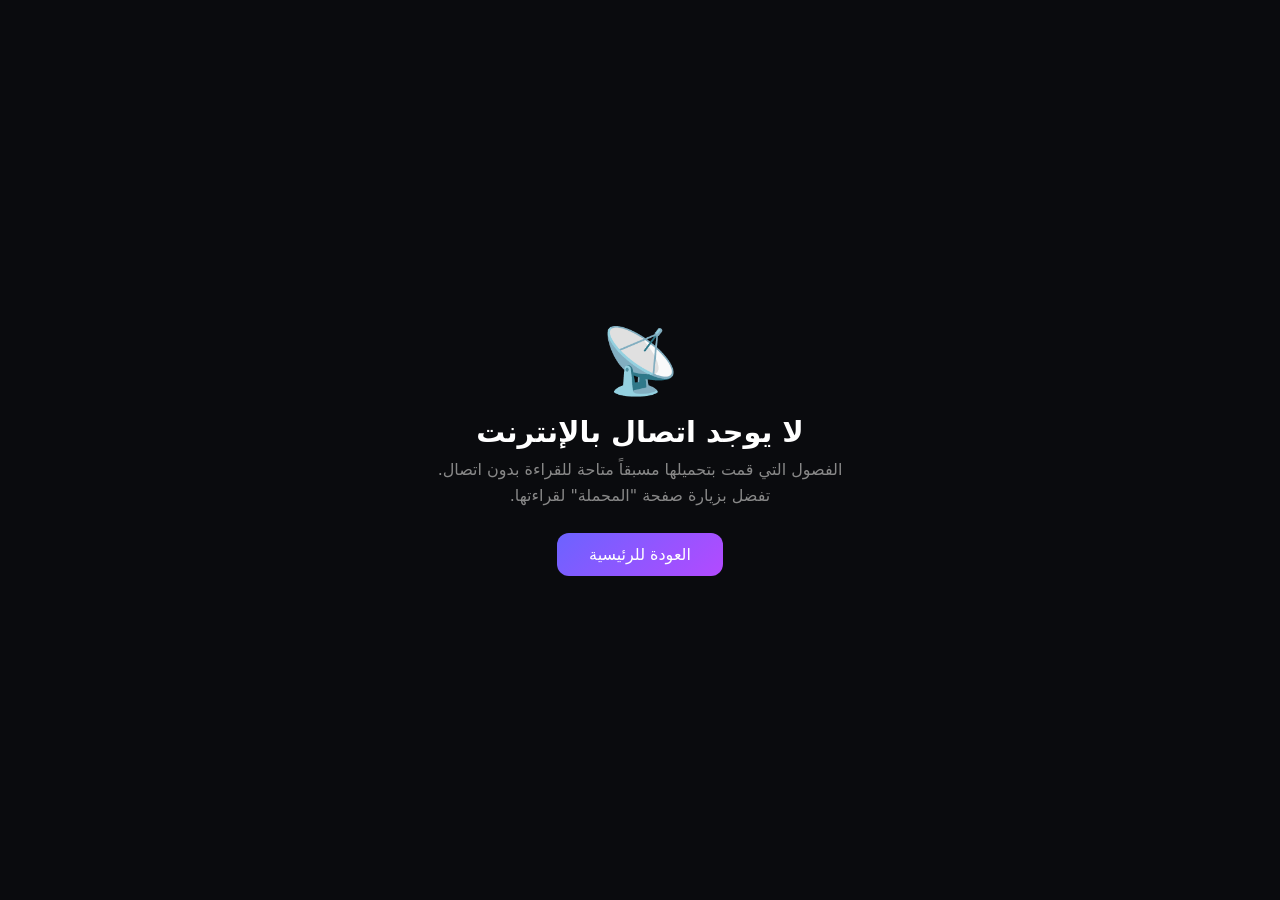
<file: offline.html>
<!DOCTYPE html>
<html lang="ar" dir="rtl">
<head>
    <meta charset="UTF-8">
    <meta name="viewport" content="width=device-width, initial-scale=1.0">
    <title>KAIRO - غير متصل</title>
    <style>
        * { margin: 0; padding: 0; box-sizing: border-box; }
        body {
            background: #0a0b0e;
            color: #e0e0e0;
            font-family: system-ui, sans-serif;
            display: flex;
            align-items: center;
            justify-content: center;
            min-height: 100vh;
            direction: rtl;
        }
        .offline-container { text-align: center; padding: 2rem; }
        .offline-icon { font-size: 4rem; margin-bottom: 1rem; }
        h1 { font-size: 1.8rem; margin-bottom: 0.5rem; color: #fff; }
        p { color: #888; margin-bottom: 1.5rem; line-height: 1.6; }
        .btn {
            display: inline-block;
            padding: 12px 32px;
            background: linear-gradient(135deg, #6c63ff, #b34aff);
            color: #fff;
            border: none;
            border-radius: 12px;
            font-size: 1rem;
            cursor: pointer;
            text-decoration: none;
        }
        .btn:hover { opacity: 0.9; }
    </style>
</head>
<body>
    <div class="offline-container">
        <div class="offline-icon">📡</div>
        <h1>لا يوجد اتصال بالإنترنت</h1>
        <p>الفصول التي قمت بتحميلها مسبقاً متاحة للقراءة بدون اتصال.<br>تفضل بزيارة صفحة "المحملة" لقراءتها.</p>
        <a href="/" class="btn">العودة للرئيسية</a>
    </div>
</body>
</html>
</file>
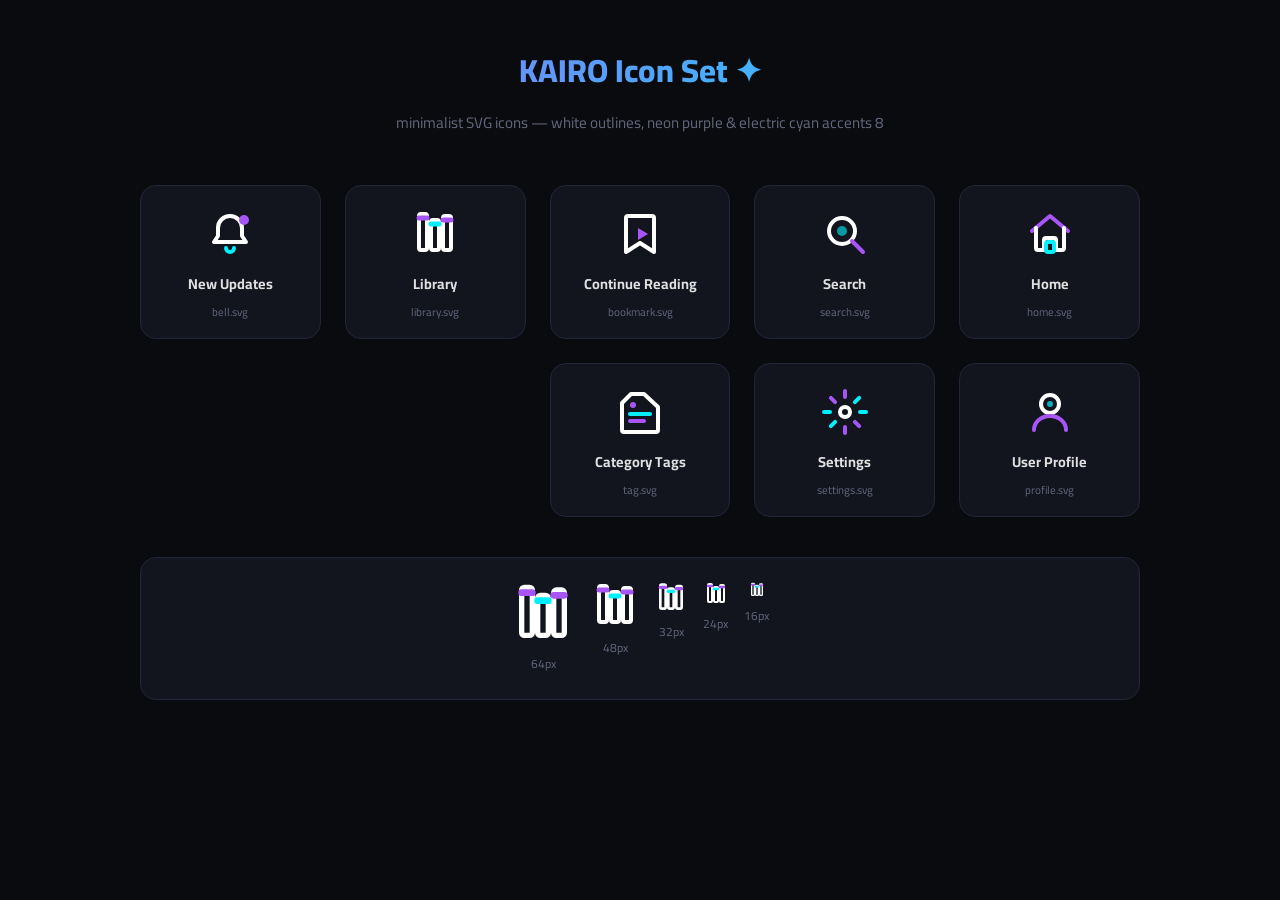
<file: icons/preview.html>
<!DOCTYPE html>
<html lang="ar" dir="rtl">
<head>
<meta charset="UTF-8">
<meta name="viewport" content="width=device-width, initial-scale=1.0">
<title>KAIRO Icon Set</title>
<link rel="preconnect" href="https://fonts.googleapis.com">
<link href="https://fonts.googleapis.com/css2?family=Cairo:wght@400;600;700;800&display=swap" rel="stylesheet">
<style>
  * { margin: 0; padding: 0; box-sizing: border-box; }
  body {
    background: #0a0b0e;
    color: #e0e0e0;
    font-family: 'Cairo', sans-serif;
    padding: 40px;
  }
  h1 {
    text-align: center;
    font-size: 2rem;
    font-weight: 800;
    margin-bottom: 8px;
    background: linear-gradient(135deg, #a855f7, #00f0ff);
    -webkit-background-clip: text;
    -webkit-text-fill-color: transparent;
    background-clip: text;
  }
  .subtitle {
    text-align: center;
    color: #62667d;
    margin-bottom: 48px;
    font-size: 0.95rem;
  }
  .grid {
    display: grid;
    grid-template-columns: repeat(auto-fill, minmax(160px, 1fr));
    gap: 24px;
    max-width: 1000px;
    margin: 0 auto;
  }
  .card {
    background: #12141e;
    border: 1px solid #222638;
    border-radius: 16px;
    padding: 24px 16px 16px;
    text-align: center;
    transition: 0.2s ease;
  }
  .card:hover {
    border-color: #a855f7;
    box-shadow: 0 0 20px rgba(168,85,247,0.1);
  }
  .card .icon {
    display: flex;
    align-items: center;
    justify-content: center;
    margin-bottom: 12px;
  }
  .card .icon svg { width: 48px; height: 48px; }
  .card .name { font-weight: 700; font-size: 0.9rem; }
  .card .file { font-size: 0.7rem; color: #62667d; margin-top: 4px; }
  .sizes {
    display: flex;
    justify-content: center;
    gap: 16px;
    margin-top: 40px;
    padding: 24px;
    background: #12141e;
    border: 1px solid #222638;
    border-radius: 16px;
    max-width: 1000px;
    margin-left: auto;
    margin-right: auto;
  }
  .sizes .col { text-align: center; }
  .sizes .col span { display: block; font-size: 0.75rem; color: #62667d; margin-top: 6px; }
  .sizes svg { display: block; margin: 0 auto; }
</style>
</head>
<body>
  <h1>✦ KAIRO Icon Set</h1>
  <p class="subtitle">8 minimalist SVG icons — white outlines, neon purple &amp; electric cyan accents</p>

  <div class="grid">
    <div class="card">
      <div class="icon"><svg viewBox="0 0 24 24" fill="none" stroke="white" stroke-width="2" stroke-linecap="round" stroke-linejoin="round"><path d="M3 10.5L12 3l9 7.5" stroke="#a855f7"/><path d="M5 9v10a1 1 0 001 1h3v-5a1 1 0 011-1h4a1 1 0 011 1v5h3a1 1 0 001-1V9"/><rect x="10" y="16" width="4" height="5" rx="1" stroke="#00f0ff"/></svg></div>
      <div class="name">Home</div>
      <div class="file">home.svg</div>
    </div>
    <div class="card">
      <div class="icon"><svg viewBox="0 0 24 24" fill="none" stroke="white" stroke-width="2" stroke-linecap="round" stroke-linejoin="round"><circle cx="10.5" cy="10.5" r="6.5"/><path d="M15.5 15.5L21 21" stroke="#a855f7"/><circle cx="10.5" cy="10.5" r="2.5" fill="#00f0ff" stroke="none" opacity="0.6"/></svg></div>
      <div class="name">Search</div>
      <div class="file">search.svg</div>
    </div>
    <div class="card">
      <div class="icon"><svg viewBox="0 0 24 24" fill="none" stroke="white" stroke-width="2" stroke-linecap="round" stroke-linejoin="round"><path d="M6 3h12a1 1 0 011 1v17l-7-4.5L5 21V4a1 1 0 011-1z"/><polygon points="11,9 16,12 11,15" fill="#a855f7" stroke="none"/></svg></div>
      <div class="name">Continue Reading</div>
      <div class="file">bookmark.svg</div>
    </div>
    <div class="card">
      <div class="icon"><svg viewBox="0 0 24 24" fill="none" stroke="white" stroke-width="2" stroke-linecap="round" stroke-linejoin="round"><rect x="4" y="2" width="4" height="18" rx="1"/><rect x="10" y="5" width="4" height="15" rx="1"/><rect x="16" y="3" width="4" height="17" rx="1"/><line x1="4" y1="4" x2="8" y2="4" stroke="#a855f7" stroke-width="2.5"/><line x1="10" y1="7" x2="14" y2="7" stroke="#00f0ff" stroke-width="2.5"/><line x1="16" y1="5" x2="20" y2="5" stroke="#a855f7" stroke-width="2.5"/></svg></div>
      <div class="name">Library</div>
      <div class="file">library.svg</div>
    </div>
    <div class="card">
      <div class="icon"><svg viewBox="0 0 24 24" fill="none" stroke="white" stroke-width="2" stroke-linecap="round" stroke-linejoin="round"><path d="M18 9a6 6 0 00-12 0v4l-2 3h16l-2-3V9z"/><path d="M10 19a2 2 0 104 0" stroke="#00f0ff"/><circle cx="19" cy="5" r="2.5" fill="#a855f7" stroke="none"/></svg></div>
      <div class="name">New Updates</div>
      <div class="file">bell.svg</div>
    </div>
    <div class="card">
      <div class="icon"><svg viewBox="0 0 24 24" fill="none" stroke="white" stroke-width="2" stroke-linecap="round" stroke-linejoin="round"><circle cx="12" cy="8" r="4.5"/><path d="M4 21c0-4 3.6-7 8-7s8 3 8 7" stroke="#a855f7"/><circle cx="12" cy="8" r="1.5" fill="#00f0ff" stroke="none" opacity="0.7"/></svg></div>
      <div class="name">User Profile</div>
      <div class="file">profile.svg</div>
    </div>
    <div class="card">
      <div class="icon"><svg viewBox="0 0 24 24" fill="none" stroke="white" stroke-width="2" stroke-linecap="round" stroke-linejoin="round"><circle cx="12" cy="12" r="2.5"/><path d="M12 1.5v3" stroke="#a855f7"/><path d="M12 19.5v3" stroke="#a855f7"/><path d="M1.5 12h3" stroke="#00f0ff"/><path d="M19.5 12h3" stroke="#00f0ff"/><path d="M4.93 4.93l2.12 2.12" stroke="#a855f7"/><path d="M16.95 16.95l2.12 2.12" stroke="#a855f7"/><path d="M4.93 19.07l2.12-2.12" stroke="#00f0ff"/><path d="M16.95 7.05l2.12-2.12" stroke="#00f0ff"/></svg></div>
      <div class="name">Settings</div>
      <div class="file">settings.svg</div>
    </div>
    <div class="card">
      <div class="icon"><svg viewBox="0 0 24 24" fill="none" stroke="white" stroke-width="2" stroke-linecap="round" stroke-linejoin="round"><path d="M3 7.5L7.5 3h6.5L21 9.5V21a1 1 0 01-1 1H4a1 1 0 01-1-1V7.5z"/><circle cx="8.5" cy="8.5" r="1.5" fill="#a855f7" stroke="none"/><path d="M7 13h10" stroke="#00f0ff"/><path d="M7 16.5h7" stroke="#a855f7"/></svg></div>
      <div class="name">Category Tags</div>
      <div class="file">tag.svg</div>
    </div>
  </div>

  <div class="sizes">
    <div class="col">
      <svg width="16" height="16" viewBox="0 0 24 24" fill="none" stroke="white" stroke-width="2" stroke-linecap="round" stroke-linejoin="round"><rect x="4" y="2" width="4" height="18" rx="1"/><rect x="10" y="5" width="4" height="15" rx="1"/><rect x="16" y="3" width="4" height="17" rx="1"/><line x1="4" y1="4" x2="8" y2="4" stroke="#a855f7" stroke-width="2.5"/><line x1="10" y1="7" x2="14" y2="7" stroke="#00f0ff" stroke-width="2.5"/><line x1="16" y1="5" x2="20" y2="5" stroke="#a855f7" stroke-width="2.5"/></svg>
      <span>16px</span>
    </div>
    <div class="col">
      <svg width="24" height="24" viewBox="0 0 24 24" fill="none" stroke="white" stroke-width="2" stroke-linecap="round" stroke-linejoin="round"><rect x="4" y="2" width="4" height="18" rx="1"/><rect x="10" y="5" width="4" height="15" rx="1"/><rect x="16" y="3" width="4" height="17" rx="1"/><line x1="4" y1="4" x2="8" y2="4" stroke="#a855f7" stroke-width="2.5"/><line x1="10" y1="7" x2="14" y2="7" stroke="#00f0ff" stroke-width="2.5"/><line x1="16" y1="5" x2="20" y2="5" stroke="#a855f7" stroke-width="2.5"/></svg>
      <span>24px</span>
    </div>
    <div class="col">
      <svg width="32" height="32" viewBox="0 0 24 24" fill="none" stroke="white" stroke-width="2" stroke-linecap="round" stroke-linejoin="round"><rect x="4" y="2" width="4" height="18" rx="1"/><rect x="10" y="5" width="4" height="15" rx="1"/><rect x="16" y="3" width="4" height="17" rx="1"/><line x1="4" y1="4" x2="8" y2="4" stroke="#a855f7" stroke-width="2.5"/><line x1="10" y1="7" x2="14" y2="7" stroke="#00f0ff" stroke-width="2.5"/><line x1="16" y1="5" x2="20" y2="5" stroke="#a855f7" stroke-width="2.5"/></svg>
      <span>32px</span>
    </div>
    <div class="col">
      <svg width="48" height="48" viewBox="0 0 24 24" fill="none" stroke="white" stroke-width="2" stroke-linecap="round" stroke-linejoin="round"><rect x="4" y="2" width="4" height="18" rx="1"/><rect x="10" y="5" width="4" height="15" rx="1"/><rect x="16" y="3" width="4" height="17" rx="1"/><line x1="4" y1="4" x2="8" y2="4" stroke="#a855f7" stroke-width="2.5"/><line x1="10" y1="7" x2="14" y2="7" stroke="#00f0ff" stroke-width="2.5"/><line x1="16" y1="5" x2="20" y2="5" stroke="#a855f7" stroke-width="2.5"/></svg>
      <span>48px</span>
    </div>
    <div class="col">
      <svg width="64" height="64" viewBox="0 0 24 24" fill="none" stroke="white" stroke-width="2" stroke-linecap="round" stroke-linejoin="round"><rect x="4" y="2" width="4" height="18" rx="1"/><rect x="10" y="5" width="4" height="15" rx="1"/><rect x="16" y="3" width="4" height="17" rx="1"/><line x1="4" y1="4" x2="8" y2="4" stroke="#a855f7" stroke-width="2.5"/><line x1="10" y1="7" x2="14" y2="7" stroke="#00f0ff" stroke-width="2.5"/><line x1="16" y1="5" x2="20" y2="5" stroke="#a855f7" stroke-width="2.5"/></svg>
      <span>64px</span>
    </div>
  </div>
</body>
</html>
</file>
